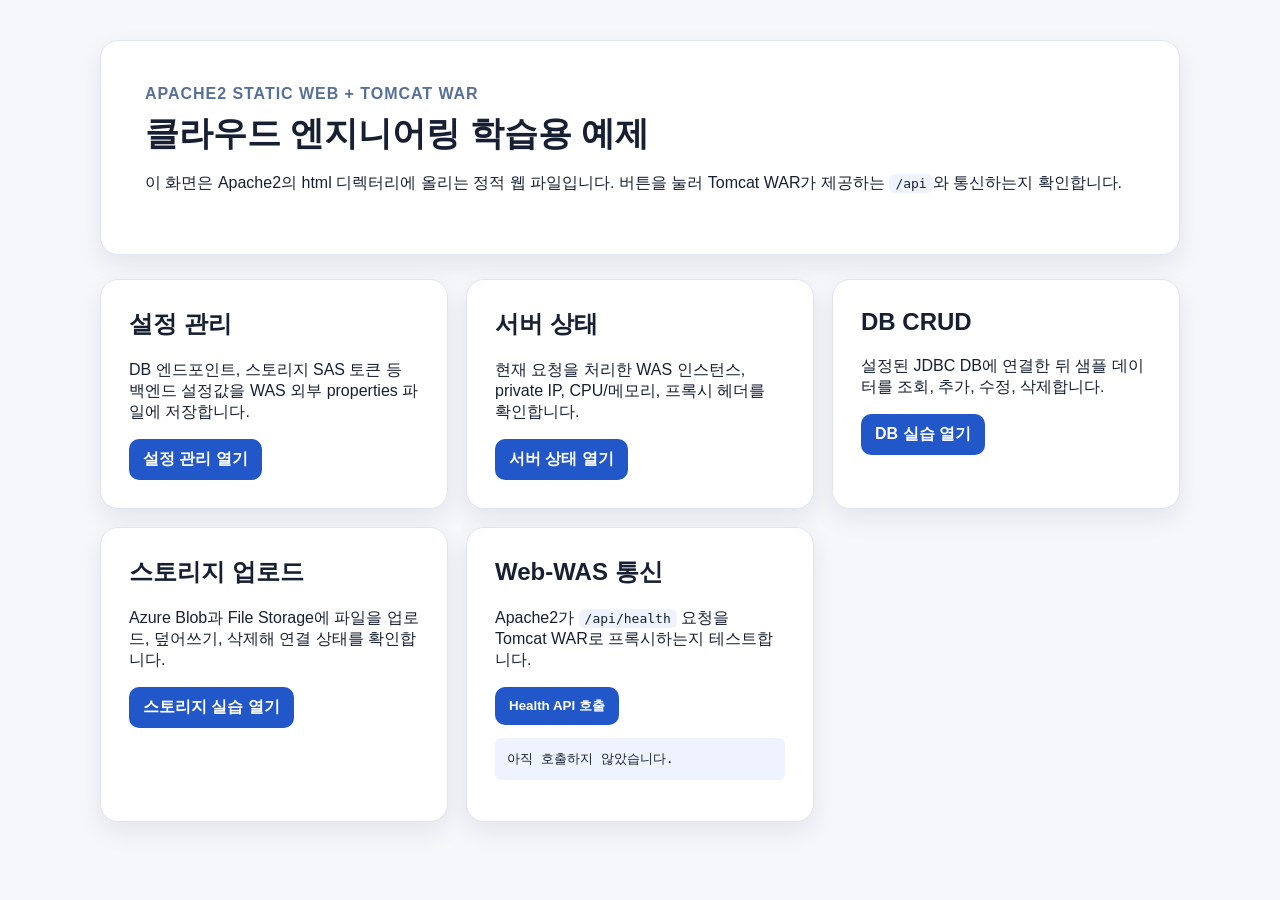
<file: web-html/cloud-study-web/index.html>
<!doctype html>
<html lang="ko">
<head>
    <meta charset="UTF-8">
    <meta name="viewport" content="width=device-width, initial-scale=1.0">
    <title>Cloud Study Web</title>
    <link rel="stylesheet" href="./assets/styles.css">
</head>
<body>
<main class="container">
    <section class="hero">
        <p class="eyebrow">Apache2 Static Web + Tomcat WAR</p>
        <h1>클라우드 엔지니어링 학습용 예제</h1>
        <p>
            이 화면은 Apache2의 html 디렉터리에 올리는 정적 웹 파일입니다.
            버튼을 눌러 Tomcat WAR가 제공하는 <code>/api</code>와 통신하는지 확인합니다.
        </p>
    </section>

    <section class="grid">
        <article class="card">
            <h2>설정 관리</h2>
            <p>DB 엔드포인트, 스토리지 SAS 토큰 등 백엔드 설정값을 WAS 외부 properties 파일에 저장합니다.</p>
            <a class="button" href="./config.html">설정 관리 열기</a>
        </article>

        <article class="card">
            <h2>서버 상태</h2>
            <p>현재 요청을 처리한 WAS 인스턴스, private IP, CPU/메모리, 프록시 헤더를 확인합니다.</p>
            <a class="button" href="./status.html">서버 상태 열기</a>
        </article>

        <article class="card">
            <h2>DB CRUD</h2>
            <p>설정된 JDBC DB에 연결한 뒤 샘플 데이터를 조회, 추가, 수정, 삭제합니다.</p>
            <a class="button" href="./db.html">DB 실습 열기</a>
        </article>

        <article class="card">
            <h2>스토리지 업로드</h2>
            <p>Azure Blob과 File Storage에 파일을 업로드, 덮어쓰기, 삭제해 연결 상태를 확인합니다.</p>
            <a class="button" href="./storage.html">스토리지 실습 열기</a>
        </article>

        <article class="card">
            <h2>Web-WAS 통신</h2>
            <p>Apache2가 <code>/api/health</code> 요청을 Tomcat WAR로 프록시하는지 테스트합니다.</p>
            <button id="healthButton" type="button">Health API 호출</button>
            <pre id="healthResult" class="result">아직 호출하지 않았습니다.</pre>
        </article>
    </section>
</main>
<script src="./assets/app.js"></script>
<script>
    document.getElementById('healthButton').addEventListener('click', async function () {
        await CloudStudy.callHealth('healthResult');
    });
</script>
</body>
</html>
</file>
<file: web-html/cloud-study-web/assets/styles.css>
:root {
    color-scheme: light;
    font-family: Arial, "Noto Sans KR", sans-serif;
    background: #f5f7fb;
    color: #172033;
}

body {
    margin: 0;
}

a {
    color: #2257c9;
}

.container {
    max-width: 1080px;
    margin: 0 auto;
    padding: 40px 24px;
}

.hero,
.panel,
.card {
    background: #ffffff;
    border: 1px solid #dfe5f2;
    border-radius: 18px;
    box-shadow: 0 10px 24px rgba(20, 31, 56, 0.08);
}

.hero {
    padding: 44px;
    margin-bottom: 24px;
}

.eyebrow {
    margin: 0 0 8px;
    color: #567099;
    font-weight: 700;
    letter-spacing: 0.06em;
    text-transform: uppercase;
}

h1 {
    margin: 0 0 14px;
    font-size: 34px;
}

h2 {
    margin-top: 0;
}

.grid {
    display: grid;
    grid-template-columns: repeat(auto-fit, minmax(260px, 1fr));
    gap: 18px;
}

.grid.two-column {
    grid-template-columns: repeat(auto-fit, minmax(420px, 1fr));
}

.card,
.panel {
    padding: 28px;
}

.nav,
.actions {
    display: flex;
    gap: 12px;
    margin-bottom: 18px;
}

.actions {
    margin-top: 24px;
}

.nav a,
.button,
button {
    display: inline-block;
    border: 0;
    border-radius: 10px;
    background: #2257c9;
    color: #ffffff;
    cursor: pointer;
    font-weight: 700;
    padding: 10px 14px;
    text-decoration: none;
}

.button.secondary,
button.secondary {
    background: #eef3ff;
    color: #2257c9;
}

.form {
    display: grid;
    gap: 14px;
    margin: 24px 0;
}

label span {
    display: block;
    font-weight: 700;
    margin-bottom: 6px;
}

input,
select,
textarea {
    box-sizing: border-box;
    border: 1px solid #cbd5e8;
    border-radius: 10px;
    font-size: 15px;
    padding: 11px 12px;
    width: 100%;
}

textarea {
    font-family: inherit;
    resize: vertical;
}

table {
    border-collapse: collapse;
    margin-top: 18px;
    width: 100%;
}

th,
td {
    border-bottom: 1px solid #e5eaf4;
    padding: 12px;
    text-align: left;
    vertical-align: top;
}

th {
    color: #52627d;
    width: 280px;
}

code,
.result {
    background: #eef3ff;
    border-radius: 6px;
    padding: 2px 6px;
}

.result {
    overflow-x: auto;
    padding: 12px;
    white-space: pre-wrap;
}

.alert,
.note,
.path,
.warning {
    border-radius: 10px;
    margin-top: 18px;
    padding: 12px 14px;
}

.alert.success {
    background: #e8f8ee;
    color: #176534;
}

.alert.error,
.warning {
    background: #fff0f0;
    color: #9f1d1d;
}

.note,
.path {
    background: #f8faff;
}

.hidden {
    display: none;
}

.highlight {
    color: #2257c9;
    font-size: 20px;
    font-weight: 800;
}
</file>
